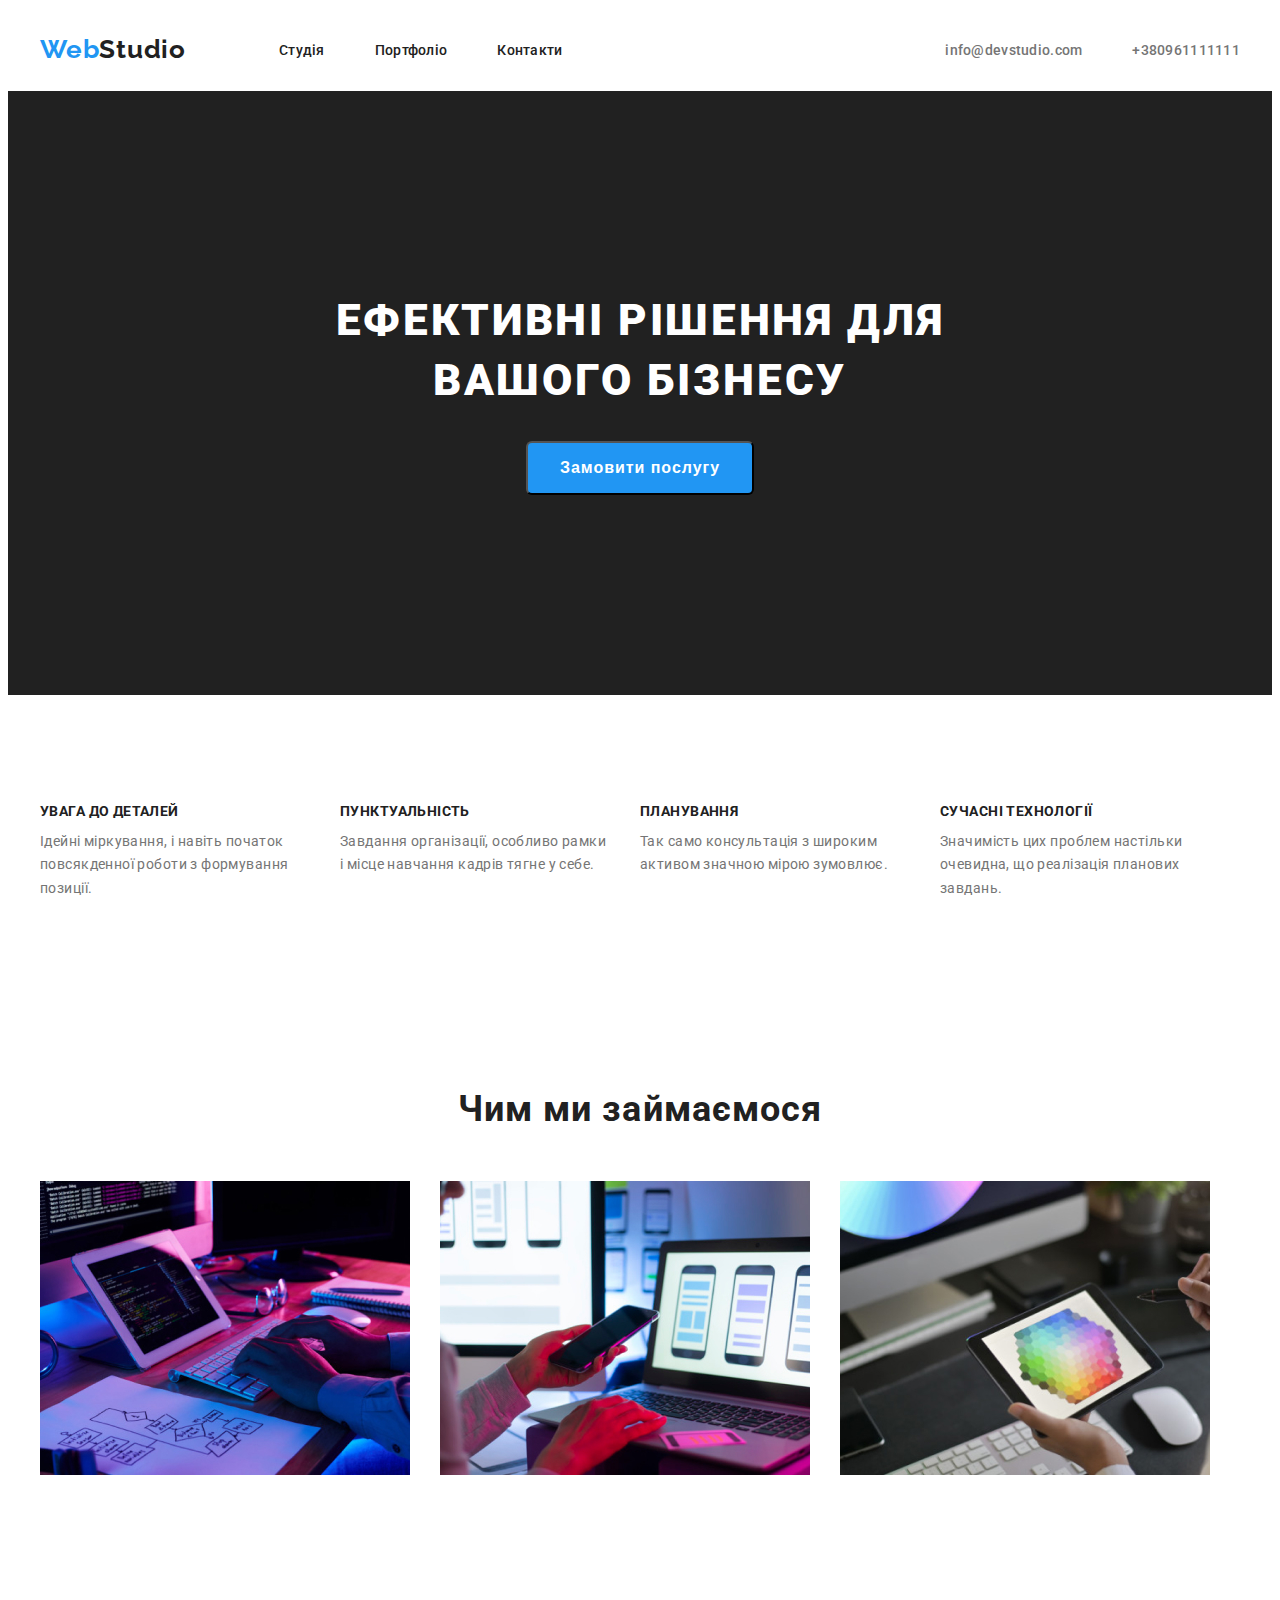
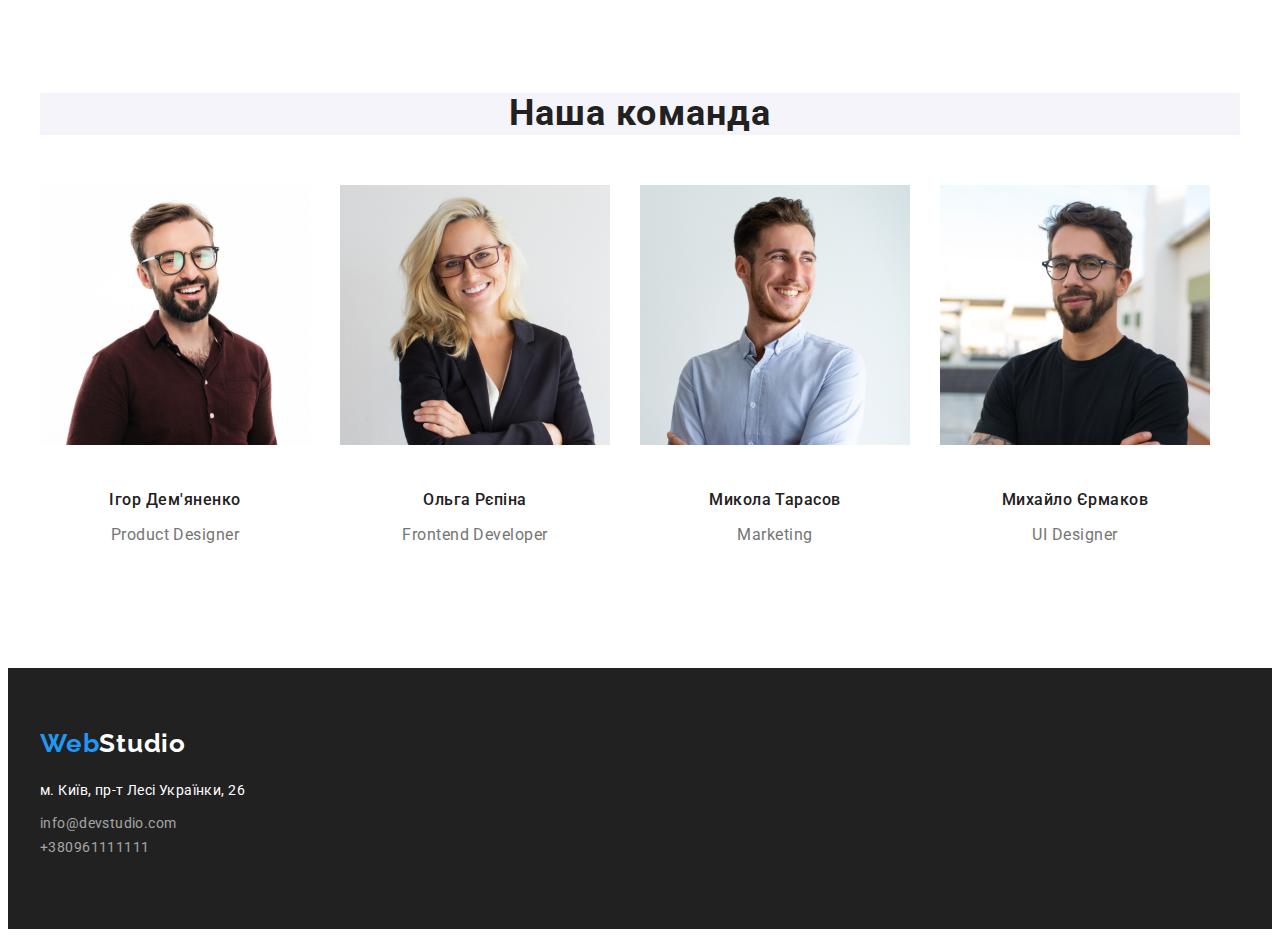
<file: index.html>
<!DOCTYPE html>
<html lang="uk">

<head>
    <meta charset="UTF-8"/>
    <meta http-equiv="X-UA-Compatible" content="IE-edge"/>
    <meta name="viewport" content="width-device-width, initial-scale=1.0"/>
    <title>Web Studio</title>
    <link href="https://fonts.googleapis.com/css2?family=Raleway:wght@700&family=Roboto:wght@400;500;700;900&display=swap" rel="stylesheet">
    <link rel="stylesheet" href="https://cdnjs.cloudflare.com/ajax/libs/modern-normalize/1.1.0/modern-normalize.min.css"
        integrity="sha512-wpPYUAdjBVSE4KJnH1VR1HeZfpl1ub8YT/NKx4PuQ5NmX2tKuGu6U/JRp5y+Y8XG2tV+wKQpNHVUX03MfMFn9Q=="
        crossorigin="anonymous" referrerpolicy="no-referrer">
        <link rel="stylesheet" href="./css/styles.css">
</head>

<body class="page">
    <header class="section-header">
        <div class="container main-nav">
        <nav class="nav-main-nav">
            <a class="header-logo-link" href="#">Web<span class="header-logo-link-text">Studio</span></a>
            <ul class="list-site-nav">
                <li class="list-item-link"><a class="header-link" href="">Студія </a></li>
                <li class="list-item-link"><a class="header-link" href="./portfolio.html">Портфоліо </a></li>
                <li class="list-item-link"><a class="header-link" href="">Контакти</a></li>
            </ul>
        </nav>    
        <ul class="auth-nav-list">
            <li class="auth-nav-list-item"><a class="link-address" href="mailto:info@devstudio.com">info@devstudio.com</a></li>
            <li class="auth-nav-list-item"><a class="link-address" href="tel:+380961111111">+380961111111</a></li>
        </ul>
        </div>
    </header>
    <main>
        <section class="hero">
            <div class="container">
            <h1 class="hero-title">Ефективні рішення для вашого бізнесу</h1>
            <button class="btn" type="button">Замовити послугу</button>
            </div>
        </section>
        <section class="section">
            <div class="container">
            <h2 class="basics-work visually-hidden"> </h2>
            <ul class="list">
                <li class="works">
                    <h3 class="basic-points">УВАГА ДО ДЕТАЛЕЙ </h3>
                    <p class="points">Ідейні міркування, і навіть початок повсякденної роботи з формування позиції.</p>
                </li>
                <li class="works">
                    <h3 class="basic-points">ПУНКТУАЛЬНІСТЬ</h3>
                    <p class="points">Завдання організації, особливо рамки і місце навчання кадрів тягне у себе.</p>
                </li>
                <li class="works">
                    <h3 class="basic-points">ПЛАНУВАННЯ</h3>
                    <p class="points">Так само консультація з широким активом значною мірою зумовлює.</p>
                </li>
                <li class="works">
                    <h3 class="basic-points">СУЧАСНІ ТЕХНОЛОГІЇ</h3>
                    <p class="points">Значимість цих проблем настільки очевидна, що реалізація планових завдань.</p>
                </li>

            </ul>
            </div>
        </section>
        <section class="section works-list">
            <div class="container">
            <h2 class="presented-works"> Чим ми займаємося</h2>
            <ul class="list">
                <li class="list-works"><img class="img" src="./Images/imagesbody/box 1.jpg" alt="розробка" width="370" height="294"> </li>
                <li class="list-works"><img class="img" src="./Images/imagesbody/box 2.jpg" alt="тестування" width="370" height="294"> </li>
                <li class="list-works"><img class="img" src="./Images/imagesbody/box 3.jpg" alt="дизайн" width="370" height="294"> </li>
            </ul>
            </div>
        </section>
        <section class="section team-section">
            <div class="container">
            <h2 class="team">Наша команда</h2>
            <ul class="list">
                <li class="list-employees">
                    <img class="img" src="./Images/imagesbody/photo1.jpg" alt="фото співробітника" width="270" height="260">
                    <div class="container-flex">
                    <h3 class="full-name">Ігор Дем'яненко</h3>
                    <p class="position"> Product Designer</p>
                    </div>
                </li>
                <li class="list-employees">
                    <img class="img" src="./Images/imagesbody/photo2.jpg" alt="фото співробітника" width="270" height="260">
                    <div class="container-flex">
                    <h3 class="full-name" >Ольга Рєпіна</h3>
                    <p class="position">Frontend Developer</p>
                    </div>
                </li>
                <li class="list-employees">
                    <img class="img" src="./Images/imagesbody/photo3.jpg" alt="фото співробітника" width="270" height="260">
                    <div class="container-flex">
                    <h3 class="full-name" >Микола Тарасов</h3>
                    <p class="position">Marketing</p>
                    </div>
                </li>
                <li class="list-employees">
                    <img class="img" src="./Images/imagesbody/photo4.jpg" alt="фото співробітника" width="270" height="260">
                    <div class="container-flex">
                    <h3 class="full-name" >Михайло Єрмаков</h3>
                    <p class="position">UI Designer</p>
                    </div>
                </li>
            </ul>
            </div>
        </section>
    </main>

    <footer class="footer">
        <div class="container">
        <a  class="footer-logo-link" href="#">Web<span class="footer-logo-link-text">Studio</span></a>
        <address class="footer-address">
        <ul class="footer-address-list">
            <li class="footer-address-list-item"><a class="link" href="https://www.google.com/maps/place/%D0%B1%D1%83%D0%BB.+%D0%9B%D0%B5%D1%81%D0%B8+%D0%A3%D0%BA%D1%80%D0%B0%D0%B8%D0%BD%D0%BA%D0%B8,+26,+%D0%9A%D0%B8%D0%B5%D0%B2,+02000/@50.4265807,30.5383858,17z/data=!3m1!4b1!4m5!3m4!1s0x40d4cf0e033ecbe9:0x57a4dffefec77da0!8m2!3d50.4265807!4d30.5383858">м. Київ, пр-т Лесі Українки, 26</a></li>
            <li class="footer-address-item"><a class="link" href="mailto:info@devstudio.com">info@devstudio.com</a></li>
            <li class="footer-address-item"><a class="link" href="tel:+380961111111">+380961111111</a></li>
        </ul>
        </address>
        </div>
    </footer>

</body>

</html>
</file>
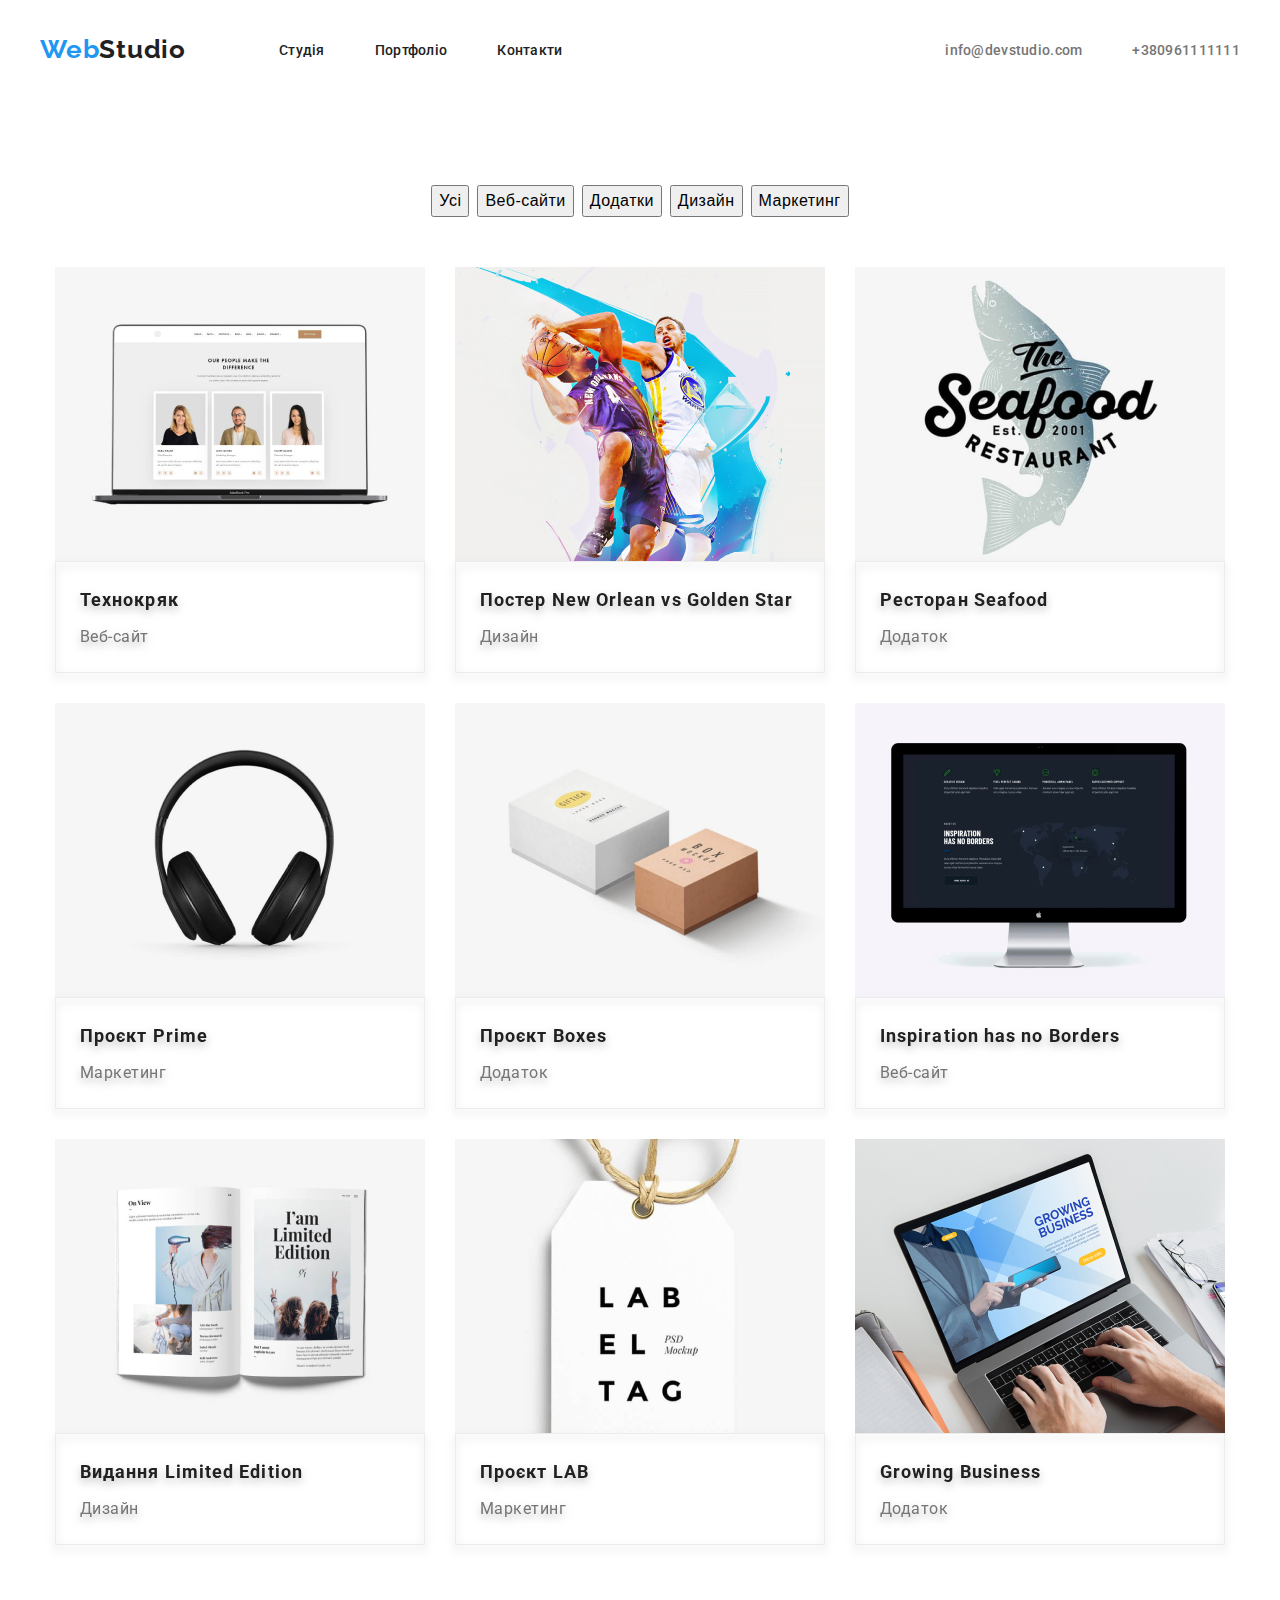
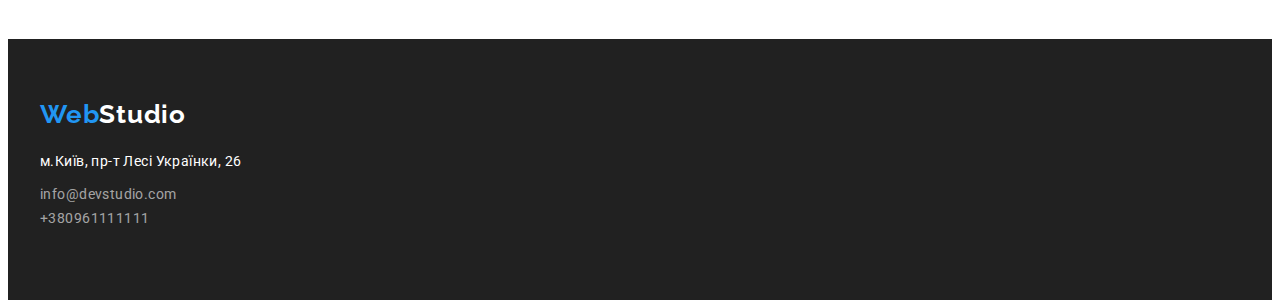
<file: portfolio.html>
<!DOCTYPE html>
<html lang="uk">

<head>
    <meta charset="UTF-8"/>
    <meta http-equiv="X-UA-Compatible" content="IE-edge"/>
    <meta name="viewport" content="width-device-width, initial-scale=1.0"/>
    <title>Портфоліо</title>
    <link href="https://fonts.googleapis.com/css2?family=Raleway:wght@700&family=Roboto:wght@400;500;700;900&display=swap" rel="stylesheet">
    <link rel="stylesheet" href="https://cdnjs.cloudflare.com/ajax/libs/modern-normalize/1.1.0/modern-normalize.min.css"
        integrity="sha512-wpPYUAdjBVSE4KJnH1VR1HeZfpl1ub8YT/NKx4PuQ5NmX2tKuGu6U/JRp5y+Y8XG2tV+wKQpNHVUX03MfMFn9Q=="
        crossorigin="anonymous" referrerpolicy="no-referrer">
    <link rel="stylesheet" href="./css/styles.css" />
</head>

<body class="page">
    <header class="section-header">
        <div class="container main-nav">
        <nav class="nav-main-nav">
            <a class="header-logo-link" href="#"> Web<span class="header-logo-link-text">Studio</span></a>
            <ul class="list-site-nav">
                <li class="list-item-link"><a class="header-link" href="./index.html"> Студія</a></li>               
                <li class="list-item-link"><a class="header-link" href="">Портфоліо </a></li>
                <li class="list-item-link"><a class="header-link"  href="">Контакти</a></li>
            </ul>
        </nav>
            <ul class="auth-nav-list">
            <li class="auth-nav-list-item"><a class="link-address" href="mailto:info@devstudio.com">info@devstudio.com</a></li>
            <li class="auth-nav-list-item"><a class="link-address" href="tel:+380961111111">+380961111111</a></li>
        </ul>
        </div>
    </header>
    <main>
       
        <section class="section">
            <div class="container">
            <h1 class="button-list visually-hidden"></h1>
            <ul class="button-list">
                <li> <button type="button" class="main-buttons" >Усі</button></li>
                <li> <button type="button" class="main-buttons">Веб-сайти</button></li>
                <li> <button type="button" class="main-buttons"">Додатки</button></li>
                <li> <button type="button" class="main-buttons">Дизайн</button></li>
                <li> <button type="button" class="main-buttons"">Маркетинг</button></li>
            </ul>
            <ul class="list-presents container">
                <li class="item-works">
                    <a class="link" href=""> 
                    <img class="img" src="./Images/imagesbody/images portfolio/img web.jpg" alt="технокряк" width="370" height="294">
                    <div class="presents">        
                    <h2 class="basic-point">Технокряк</h2>
                    <p class="point">Веб-сайт</p>
                    </div>
                    </a>
                </li>
                <li class="item-works">
                    <a class="link" href="">
                    <img class="img" src="./Images/imagesbody/images portfolio/img design.jpg" alt="Постер дизайну" width="370" height="294">
                    <div class="presents">
                    <h2 class="basic-point">Постер New Orlean vs Golden Star</h2>
                    <p class="point">Дизайн</p>
                    </div>
                    </a>
                </li>
                <li class="item-works">
                    <a class="link" href="">
                    <img class="img" src="./Images/imagesbody/images portfolio/img addition.jpg" alt="Додаток" width="370" height="294">
                    <div class="presents">
                    <h2 class="basic-point">Ресторан Seafood</h2>
                    <p class="point">Додаток</p>
                    </div>
                    </a>
                </li>
                <li class="item-works">
                    <a class="link" href="">
                    <img class="img" src="./Images/imagesbody/images portfolio/img progect prime.jpg" alt="Проєкт прайм" width="370" height="294">
                    <div class="presents">
                    <h2 class="basic-point">Проєкт Prime</h2>
                    <p class="point">Маркетинг</p>
                    </div>
                </a>
                </li>
                <li class="item-works">
                    <a class="link" href="">
                    <img class="img" src="./Images/imagesbody/images portfolio/img progect boxes.jpg" alt="Проєкт Boxes" width="370" height="294">
                    <div class="presents">
                    <h2 class="basic-point">Проєкт Boxes</h2>
                    <p class="point">Додаток</p>
                    </div>
                    </a>
                </li>
                <li class="item-works">
                    <a class="link" href="">
                    <img class="img" src="./Images/imagesbody/images portfolio/img web2.jpg" alt="Веб-сайт" width="370" height="294">
                    <div class="presents" >
                    <h2 class="basic-point">Inspiration has no Borders</h2>
                    <p class="point">Веб-сайт</p>
                    </div>
                    </a>
                </li>
                <li class="item-works">
                    <a class="link" href="">
                    <img class="img" src="./Images/imagesbody/images portfolio/img design edition.jpg" alt="Видання Limited Edition" width="370" height="294">
                    <div class="presents">
                    <h2 class="basic-point">Видання Limited Edition</h2>
                    <p class="point">Дизайн</p>
                    </div>
                    </a>
                </li>
                <li class="item-works">
                    <a class="link" href="">
                    <img class="img" src="./Images/imagesbody/images portfolio/img progect lab.jpg" alt="Проєкт LAB" width="370" height="294">
                    <div class="presents">
                    <h2 class="basic-point">Проєкт LAB</h2>
                    <p class="point">Маркетинг</p>
                    </div>
                    </a>
                </li>
                <li class="item-works">
                    <a class="link" href="">
                    <img class="img" src="./Images/imagesbody/images portfolio/img growing business.jpg" alt="Додаток для бізнесу" width="370"height="294">
                    <div class="presents" >
                    <h2 class="basic-point">Growing Business</h2>
                    <p class="point">Додаток</p>
                    </div>
                    </a>
                </li>
            </ul>
            </div>
        </section>
    </main>
    <footer class="footer">
        <div class="container">
        <a class="footer-logo-link" href="#"> Web<span class="footer-logo-link-text">Studio</span> </a>
        <address class="footer-address">
            <ul class="footer-address-list">
                <li class="footer-address-list-item"><a class="link"href="https://www.google.com/maps/place/%D0%B1%D1%83%D0%BB.+%D0%9B%D0%B5%D1%81%D0%B8+%D0%A3%D0%BA%D1%80%D0%B0%D0%B8%D0%BD%D0%BA%D0%B8,+26,+%D0%9A%D0%B8%D0%B5%D0%B2,+02000/@50.4265807,30.5383858,17z/data=!3m1!4b1!4m5!3m4!1s0x40d4cf0e033ecbe9:0x57a4dffefec77da0!8m2!3d50.4265807!4d30.5383858">м.Київ, пр-т Лесі Українки, 26</a></li>
                <li class="footer-address-item"><a class="link" href="mailto:info@devstudio.com">info@devstudio.com</a></li>
                <li class="footer-address-item"><a class="link" href="tel:+380961111111">+380961111111</a></li>
            </ul>
        </address>
        </div>
    </footer>
    
    </body>
    
    </html>
</file>
<file: css/styles.css>
:root{
    /*Fonts*/
    --main-font:'Roboto',sans-serif;
    --secondary-font:'Raleway',sans-serif;
    /*Text colors*/
    --main-txt-cl: #212121;
    --light-txt-cl:#FFFFFF;
    --accent-txt-cl:#2196F3;
    --grey-txt-cl:#757575;
    --border-cl:#ECECEC;
        }
    
    /*reset*/
    .link{
        text-decoration: none;
        color: currentColor;
        list-style: none;
    }
    .list{
        list-style: none;
        text-decoration: none;
        padding: 0;
        margin: 0;
    }
.page {
    background-color: var(--light-txt-cl);
    font-family: Roboto, sans-serif;
}
.logo {
    font-family:var(--secondary-font);
    font-weight: 700;
    font-size: 26px;
    line-height: 1.2;    
    letter-spacing: 0.03em;
    color: var(--accent-txt-cl);
}
.header {
    border-bottom: 1px solid var(--border-cl);
        background-color: var(--light-txt-cl);
}

.section-header:{
    border-bottom: 1px solid #ECECEC;

}
.header-link{
    text-decoration: none;
    font-weight: 500;
    font-size: 14px;
    line-height: 1.2;
    letter-spacing: 0.02em;
    color: var(--main-txt-cl);
        
}
.header-link:hover,
.header-link:focus{
    color:var(--accent-txt-cl) ;
    cursor: pointer;
}

.hero {
    background-color:var(--main-txt-cl);
}
.hero-title {
    color:var(--light-txt-cl);
    font-weight: 900;
    font-size: 44px;
    line-height: 1.36;
    text-align: center;
    letter-spacing: 0.06em;
    text-transform: uppercase;
    
}
.btn{
    font-weight: 700;
    font-size: 16px;
    line-height: 1.88;
    padding: 10px 32px;
    border-radius: 6px;
    align-items: center;
    text-align: center;
    letter-spacing: 0.06em;
    color: var(--light-txt-cl);
    background-color:var(--accent-txt-cl);
    cursor: pointer;
   }
.btn:hover {
    background-color: var(--accent-txt-cl);
    color: var(--light-txt-cl);
    cursor: pointer;
    /*filter:drop-shadow(0px 0 px 1 px rgba 0)*/
}

.btn:focus {
    background-color: var(--accent-txt-cl);
    color: var(--light-txt-cl);
}

.main.basic-works{
    color: var(--main-txt-cl);
}
.basic-points {
    font-weight: 700;
    font-size: 14px;
    line-height: 1.2;
    letter-spacing: 0.03em;
    text-transform: uppercase;
    margin-bottom: 10px;
}
.points{
    font-size: 14px;
    line-height: 1.71;   
    letter-spacing: 0.03em;
    color:var(--grey-txt-cl);
}
.presented-works {
    font-weight: 700;
    font-size: 36px;
    line-height: 1.16;
    text-align: center;
    letter-spacing: 0.03em;
    color: var(--main-txt-cl);
    margin-bottom: 50px;
    align-items: center;
    padding: 0;
    margin-top: 0;
}

.team{
    background-color:#F5F4FA ;
        font-weight: 700;
        font-size: 36px;
        line-height: 1.16;
        text-align: center;
        letter-spacing: 0.03em;
        color:var(--main-txt-cl);
        margin-bottom: 50px;
}   
.full-name{
        font-weight: 500;
        font-size: 16px;
        line-height: 1.18;
        text-align: center;
        letter-spacing: 0.03em;
        color: var(--main-txt-cl)

}
.position{
        font-size: 16px;
        line-height: 1.18;
        text-align: center;
        letter-spacing: 0.03em;
        color:var(--grey-txt-cl);
        margin-top: 10px;
}
.footer{
    background-color:var(--main-txt-cl);
    color:var(--light-txt-cl);
    padding-top: 60px;
    padding-bottom: 60px;
}

.footer-address-list{
    text-decoration: none;
    list-style: none;
        font-size: 14px;
        line-height: 1.71;
        letter-spacing: 0.03em;
            margin-bottom: 9px;
        
}
.footer-address-list-item{
    margin-bottom: 9px;
    }
.footer-address-list :not(:nth-last-child) {
    margin-bottom: 9px;
}

.footer-logo{
    background-color:var(--main-txt-cl);
    font-family:Raleway,sans-serif;
}
.main-buttons{
    font-weight: 500;
    font-size: 16px;
    line-height: 1.62;
    text-align: center;
    letter-spacing: 0.03em;
    color:var(--main-txt-cl)
     background-color:var(--light-txt-cl);
      
}
.main-buttons:hover {
    background-color: var(--accent-txt-cl);
    color: var(--light-txt-cl);
    cursor: pointer;
    /*filter:drop-shadow(0px 0 px 1 px rgba 0)*/
}

.main-buttons:focus {
    background-color: var(--accent-txt-cl);
    color: var(--light-txt-cl);
}
    
.footer-logo-link {
    font-family: Raleway, sans-serif;
    color: var(--accent-txt-cl);
    text-decoration: none;
    font-weight:700;
    font-size: 26px;
    line-height: 1.19;
    letter-spacing: 0.03em;
    
}
.header-logo-link {
        font-family:Raleway,sans-serif;
        color: var(--accent-txt-cl);
        text-decoration: none;
        font-weight: 700;
        font-size: 26px;
        line-height: 1.19;
        letter-spacing: 0.03em;
}
.header-logo-link-text{
    font-family:Raleway,sans-serif;
    color:var(--main-txt-cl);
}
.footer-logo-link-text {
    font-family:Raleway,sans-serif;
    color:var(--light-txt-cl);
}
.footer-address {
    font-style: normal;
    color: var(--light-txt-cl);
    margin-top: 20px;
}

.footer-address-list-item: {
    font-size: 14px;
    line-height: 1.71;
    letter-spacing: 0.03em;
    color: var(--light-txt-cl);
    text-decoration: none;
    list-style: none;
}

.footer-address-item {
    color: rgba(255, 255, 255, 0.6);
}


.list {
    font-size: 14px;
    line-height: 1.14;
    letter-spacing: 0.02em;
    color: var(--main-txt-cl);
}

.link-address {
    text-decoration: none;
    font-weight: 500;
    font-size: 14px;
    line-height: 1.14;
    letter-spacing: 0.02em;
    color: var(--grey-txt-cl);
}

.link-address:hover {
    color: var(--accent-txt-cl);
    cursor: pointer;
    /*filter:drop-shadow(0px 0 px 1 px rgba 0)*/

}

.link-address:focus {
    color: var(--accent-txt-cl);
    cursor: pointer;

}

.basic-point {
    font-weight: 700;
    font-size: 18px;
    line-height: 2;
    /* identical to box height, or 200% */
    letter-spacing: 0.06em;
    color: var(--main-txt-cl);
    list-style: none;
    text-decoration: none;
    margin: 0;
    margin-bottom: 4px;
    padding: 0;
}

.point {
    font-weight: 400;
    font-size: 16px;
    line-height: 1.88;
    /* identical to box height, or 188% */
    letter-spacing: 0.03em;
    color: var(--grey-txt-cl);
    padding: 0;
    margin: 0;
}

.list-item-link:hover {
    color: var(--main-txt-cl);
    cursor: pointer;
    /*filter:drop-shadow(0px 0 px 1 px rgba 0)*/

}

.list-item-link:focus {
    color: var(--accent-txt-cl);
    cursor: pointer;

}
/* reset */
h1,
h2
h3,
h4,
h5,
h6,
ul,
p {
    margin: 0;
    padding: 0;
    list-style: none;
}

img {
    display: block;
    max-width: 100%;
    height: auto;
    
}

.container {
    width: 1200px;
    padding-left: 15px;
    padding-right: 15px;
    margin-left: auto;
    margin-right: auto;
   
}
.container-flex{
    padding-top: 30px;
    padding-bottom: 30px;
}
.main-nav{
    display: flex;
    align-items: center;

}
.nav-main-nav {
    display: flex;
    align-items: center;
}

.list {
    list-style: none;
    display: flex;
    margin: 0;
    padding: 0;
    gap: 30px;
}
.nav-list {
    list-style: none;
    margin-right: auto;
    display: flex;
    align-items: center;
    gap: 30px;
    text-decoration: none;
    }
.header-nav-link {
    display: block;
    padding-top: 52px;
    padding-bottom: 52px;
    font-weight: 800;
    font-size: 12px;
    line-height: 1.33;
    letter-spacing: 0.1em;
    color: var(--main-txt-cl);
    }
.header-group {
    display: flex;
    align-items: center;
    }
.header-contact-link {
    list-style: none
    margin-right: 344px;
    box-sizing: border-box;
    padding-top: 120px;
    padding-bottom: 120px;
}
       
.box {
    width: 150px;
    height: 150px;
    font-size: 2em;
    color: white;
    text-align: center;
    line-height: 150px;
    border-radius: 10px;
    box-shadow: rgba(50, 50, 93, 0.25) 0px 2px 5px -1px, rgba(0, 0, 0, 0.3) 0px 1px 3px -1px;
}
.box:first-child {
    background-color: var(--color-1);
}

.box:nth-child(2n) {
    background-color: var(--color-2);
}

.box:nth-child(2n + 1) {
    background-color: var(--color-3);
}

.list-site-nav {
   display: flex; 
   list-style: none;
   margin-left: 93px;
}

.auth-nav-list {
    display: flex;
    margin-left: auto;
}
.auth-nav-list-item {
    margin-right: 50px;
}
.auth-nav-list-item:last-child{
        margin-right:0;
}
.list-item-link {
    display: block;
    margin-right: 50px;
    padding-top: 32px;
    padding-bottom: 32px;
}
.list-item-link:last-child{
    margin-right: 0;
}
.hero{
    padding-top: 200px;
    padding-bottom: 200px;
    margin-bottom: auto;
    margin-right: auto;
    margin-top: 0;
    text-align: center;
    
    
}
.hero-title {
    margin-bottom: 30px;
    width: 696px;
    margin-left: auto;
    margin-right: auto;
    text-align: center;

}
.section {
    padding-top: 94px;
    padding-bottom: 94px;
}
.list-presents {
    flex-wrap: wrap;
    display: flex;
    gap: 30px;
    
}
.works {
    width: 270px;
}

.works :not(:nth-last-child) {
    margin-right: 30px;
}

.button-list {
    display: flex;
    justify-content: center;
    list-style-type: none;
    margin-bottom: 50px;
    gap: 8px;
    }
    
.button-list:last-child {
        margin-right: 0;
    }

.main-footer {
    text-align:left;
    box-sizing: border-box;
    display: block;
    padding-top: 60px;
    padding-bottom: 60px;

}
.visually-hidden {
    position: absolute;
    width: 1px;
    height: 1px;
    margin: -1px;
    border: 0;
    padding: 0;
    white-space: nowrap;
    clip-path: inset(100%);
    clip: rect(0 0 0 0);
    overflow: hidden;
}
.presents{
    padding-top: 20px;
    padding-bottom: 20px ;
    padding-left:24px; ;
    padding-right:24px ;
    border-left: 1px solid var(--light-txt-cl);
    border-right:1px solid var(--light-txt-cl);
    border: 1px solid #ECECEC;
    filter: drop-shadow(0px 4px 4px rgba(0, 0, 0, 0.25));
}
</file>
